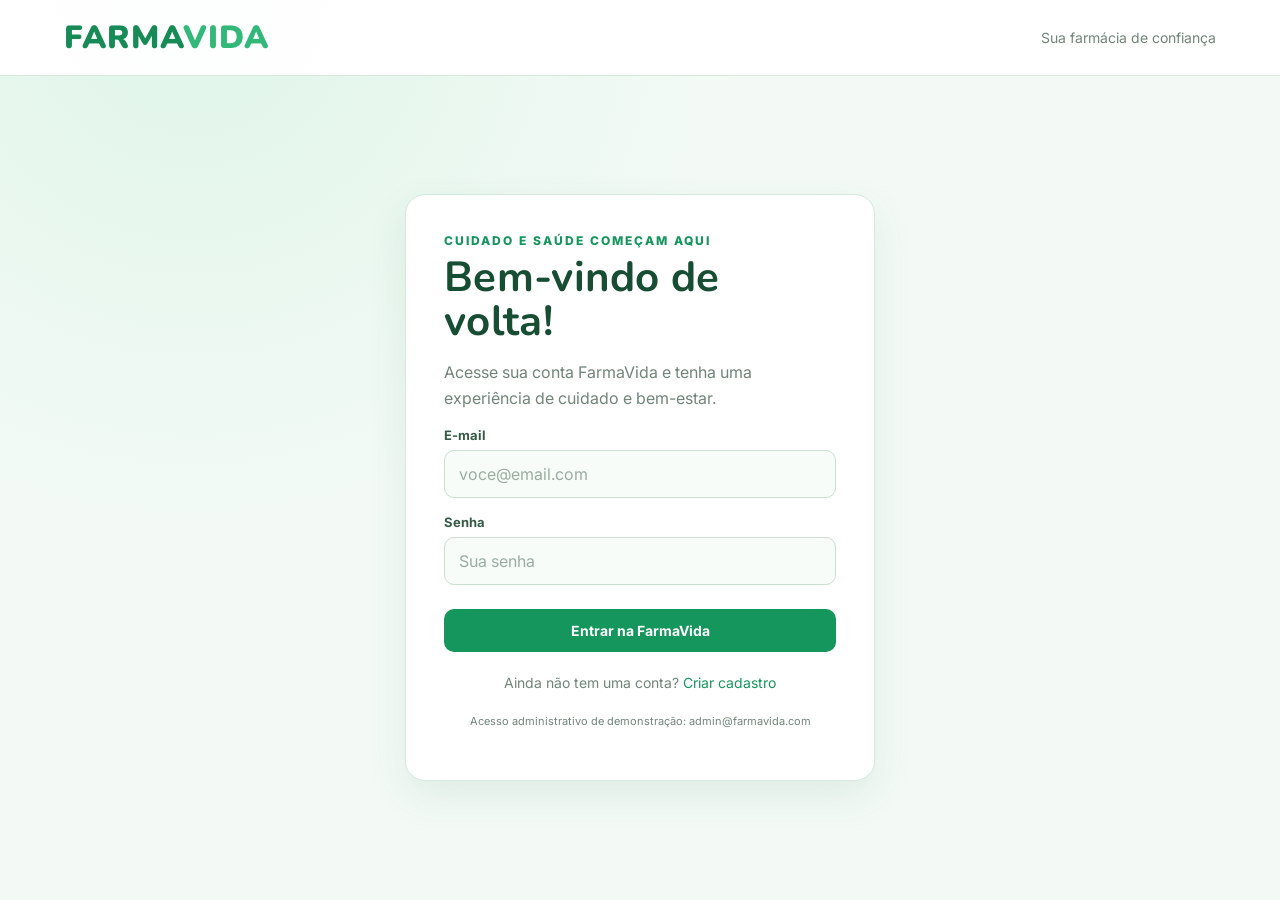
<file: index.html>
<!DOCTYPE html>
<html lang="pt-BR">
<head>
  <meta charset="UTF-8">
  <meta name="viewport" content="width=device-width, initial-scale=1.0">
  <title>Entrar | FarmaVida</title>
  <link rel="stylesheet" href="styles.css">
</head>
<body>
  <header class="topbar">
    <a class="brand" href="index.html">FARMA<span>VIDA</span></a>
    <nav class="topnav">Sua farmácia de confiança</nav>
  </header>

  <main class="auth-wrap">
    <section class="auth-card">
      <div class="eyebrow">Cuidado e saúde começam aqui</div>
      <h1>Bem-vindo de volta!</h1>
      <p class="subtitle">Acesse sua conta FarmaVida e tenha uma experiência de cuidado e bem-estar.</p>

      <div id="mensagem" class="notice"></div>

      <form id="formLogin">
        <div class="field">
          <label for="email">E-mail</label>
          <input id="email" type="email" placeholder="voce@email.com" required>
        </div>

        <div class="field">
          <label for="senha">Senha</label>
          <input id="senha" type="password" placeholder="Sua senha" required>
        </div>

        <button class="btn block" type="submit">Entrar na FarmaVida</button>
      </form>

      <div class="form-footer">
        Ainda não tem uma conta? <a href="cadastro.html">Criar cadastro</a>
      </div>

      <p class="muted" style="font-size:11px;text-align:center;margin-top:22px">
        Acesso administrativo de demonstração: admin@farmavida.com
      </p>
    </section>
  </main>

  <script src="login.js"></script>
</body>
</html>
</file>
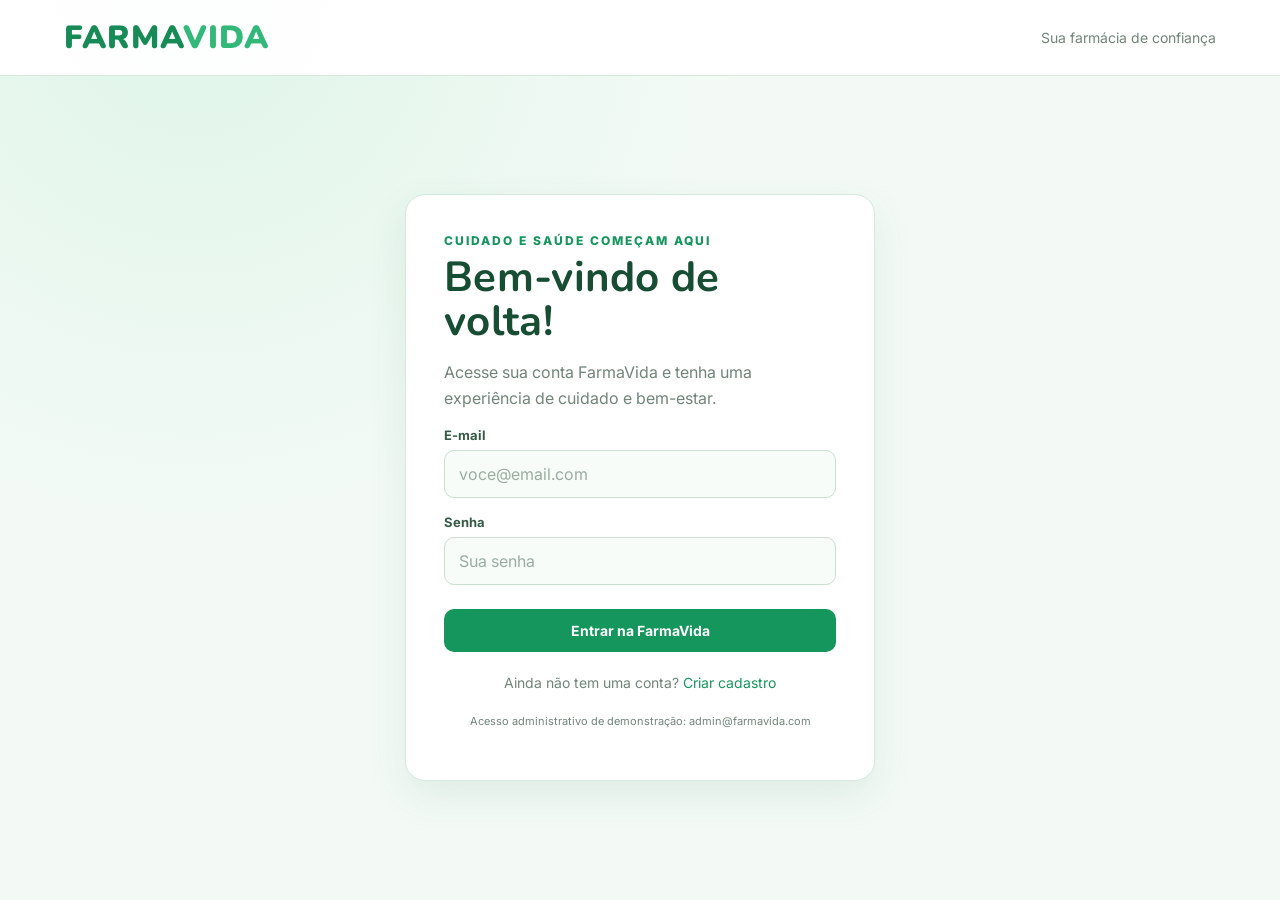
<file: admin.html>
<!DOCTYPE html>
<html lang="pt-BR">
<head>
  <meta charset="UTF-8">
  <meta name="viewport" content="width=device-width, initial-scale=1.0">
  <title>Administração | FarmaVida</title>
  <link rel="stylesheet" href="styles.css">
</head>
<body>
  <header class="topbar">
    <a class="brand" href="admin.html">FARMA<span>VIDA</span></a>
    <nav class="topnav">
      <span class="badge">ADMINISTRADOR</span>
      <button class="btn secondary small" id="btnSair">Sair</button>
    </nav>
  </header>

  <main class="container">
    <div class="section-title">
      <div class="eyebrow">Painel restrito</div>
      <h1>Administração de usuários</h1>
      <p class="subtitle">Consulte, edite e remova os cadastros dos clientes da FarmaVida.</p>
    </div>

    <section class="panel">
      <div class="panel-head">
        <div>
          <h2>Usuários cadastrados</h2>
          <p class="muted" id="contador">Carregando usuários...</p>
        </div>
        <div class="searchbar">
          <input id="buscaCpf" placeholder="Buscar pelo CPF">
          <button class="btn" id="btnBuscar">Buscar</button>
          <button class="btn secondary" id="btnLimpar">Limpar</button>
        </div>
      </div>

      <div id="mensagem" class="notice"></div>

      <div class="table-wrap">
        <table>
          <thead>
            <tr>
              <th>Nome</th>
              <th>CPF</th>
              <th>E-mail</th>
              <th>Telefone</th>
              <th>Tipo</th>
              <th>Ações</th>
            </tr>
          </thead>
          <tbody id="listaUsuarios"></tbody>
        </table>
      </div>
    </section>

    <section class="panel hidden" id="painelEdicao">
      <div class="eyebrow">Gerenciar cadastro</div>
      <h2>Editar usuário</h2>
      <form id="formEdicao">
        <input type="hidden" id="editId">
        <div class="form-grid">
          <div class="field">
            <label for="editNome">Nome</label>
            <input id="editNome" required>
          </div>
          <div class="field">
            <label for="editSobrenome">Sobrenome</label>
            <input id="editSobrenome" required>
          </div>
          <div class="field">
            <label for="editCpf">CPF</label>
            <input id="editCpf" required>
          </div>
          <div class="field">
            <label for="editEmail">E-mail</label>
            <input id="editEmail" type="email" required>
          </div>
          <div class="field">
            <label for="editSenha">Senha</label>
            <input id="editSenha" type="text" required minlength="6">
          </div>
          <div class="field">
            <label for="editTelefone">Telefone</label>
            <input id="editTelefone" required>
          </div>
          <div class="field full">
            <label for="editRua">Rua</label>
            <input id="editRua" required>
          </div>
          <div class="field">
            <label for="editCep">CEP</label>
            <input id="editCep" required>
          </div>
          <div class="field">
            <label for="editCidade">Cidade</label>
            <input id="editCidade" required>
          </div>
          <div class="field">
            <label for="editEstado">Estado</label>
            <input id="editEstado" required maxlength="2">
          </div>
        </div>
        <div class="inline-actions">
          <button class="btn" type="submit">Salvar alterações</button>
          <button class="btn secondary" type="button" id="btnCancelar">Cancelar</button>
        </div>
      </form>
    </section>
  </main>

  <script src="admin.js"></script>
</body> 
</html>
</file>
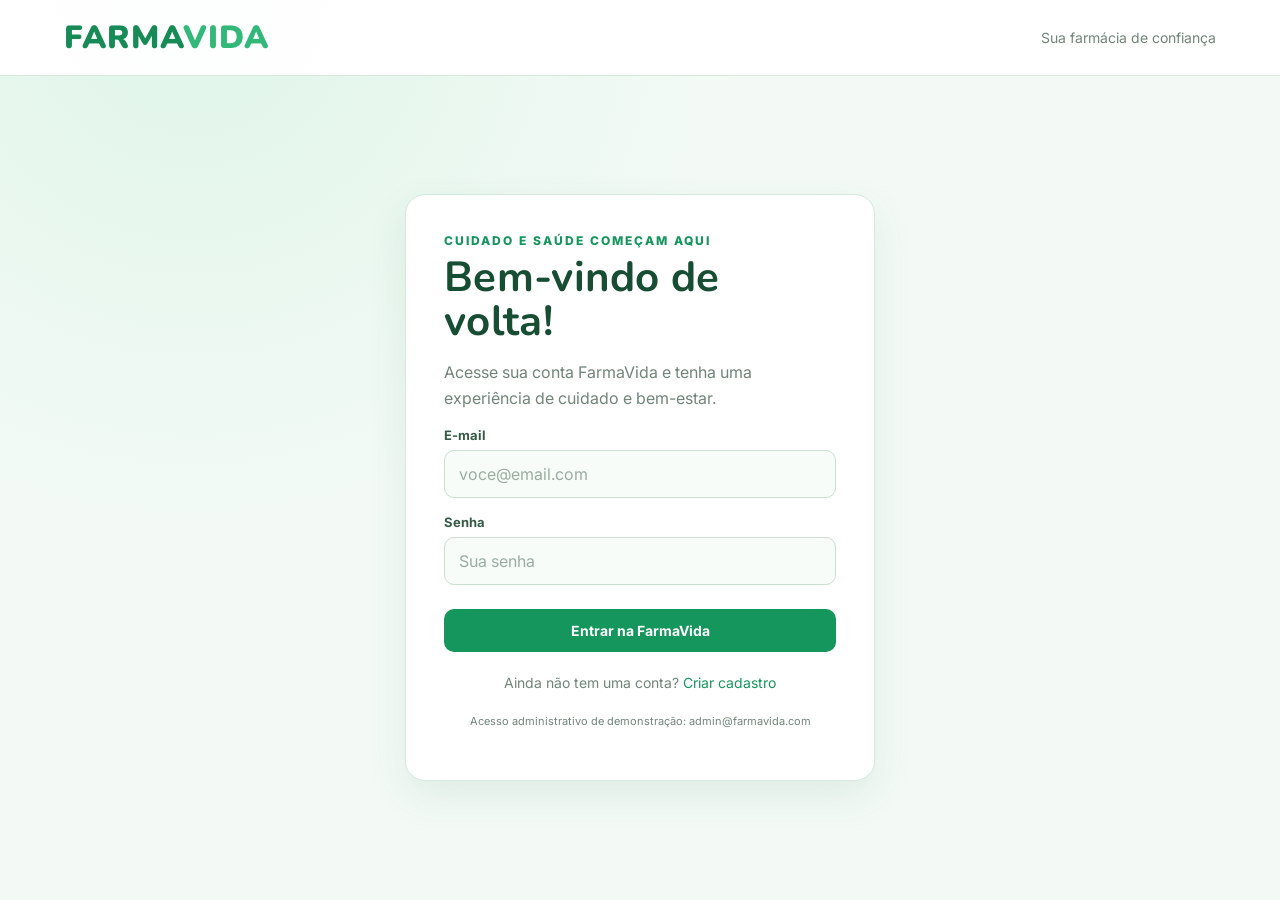
<file: boas-vindas.html>
<!DOCTYPE html>
<html lang="pt-BR">
<head>
  <meta charset="UTF-8">
  <meta name="viewport" content="width=device-width, initial-scale=1.0">
  <title>Bem-vindo | FarmaVida</title>
  <link rel="stylesheet" href="styles.css">
</head>
<body>
  <header class="topbar">
    <a class="brand" href="boas-vindas.html">FARMA<span>VIDA</span></a>
    <nav class="topnav">
      <span id="nomeNav"></span>
      <button class="btn secondary small" onclick="sair()">Sair</button>
    </nav>
  </header>

  <main class="container">
    <section class="hero">
      <div>
        <div class="eyebrow">Cuidar de você é a nossa prioridade</div>
        <h1>Bem-vindo à <span style="color:var(--orange)">FarmaVida</span>!</h1>
        <p id="mensagemBoasVindas">Aqui você encontra cuidado, informação e produtos para sua saúde e bem-estar.</p>
        <div class="inline-actions">
          <a class="btn" href="index.html" onclick="sair()">Voltar ao início</a>
        </div>
      </div>
      <div class="hero-art">
        <div class="sport-icon">💊</div>
      </div>
    </section>

    <div class="stats">
      <div class="stat">
        <strong>SAÚDE</strong>
        <span>Seu bem-estar em primeiro lugar</span>
      </div>
      <div class="stat">
        <strong>CUIDADO</strong>
        <span>Atenção especial com você</span>
      </div>
      <div class="stat">
        <strong>BEM-ESTAR</strong>
        <span>Mais qualidade de vida todos os dias</span>
      </div>
    </div>
  </main>

  <script src="boas-vindas.js"></script>
</body>
</html>
</file>
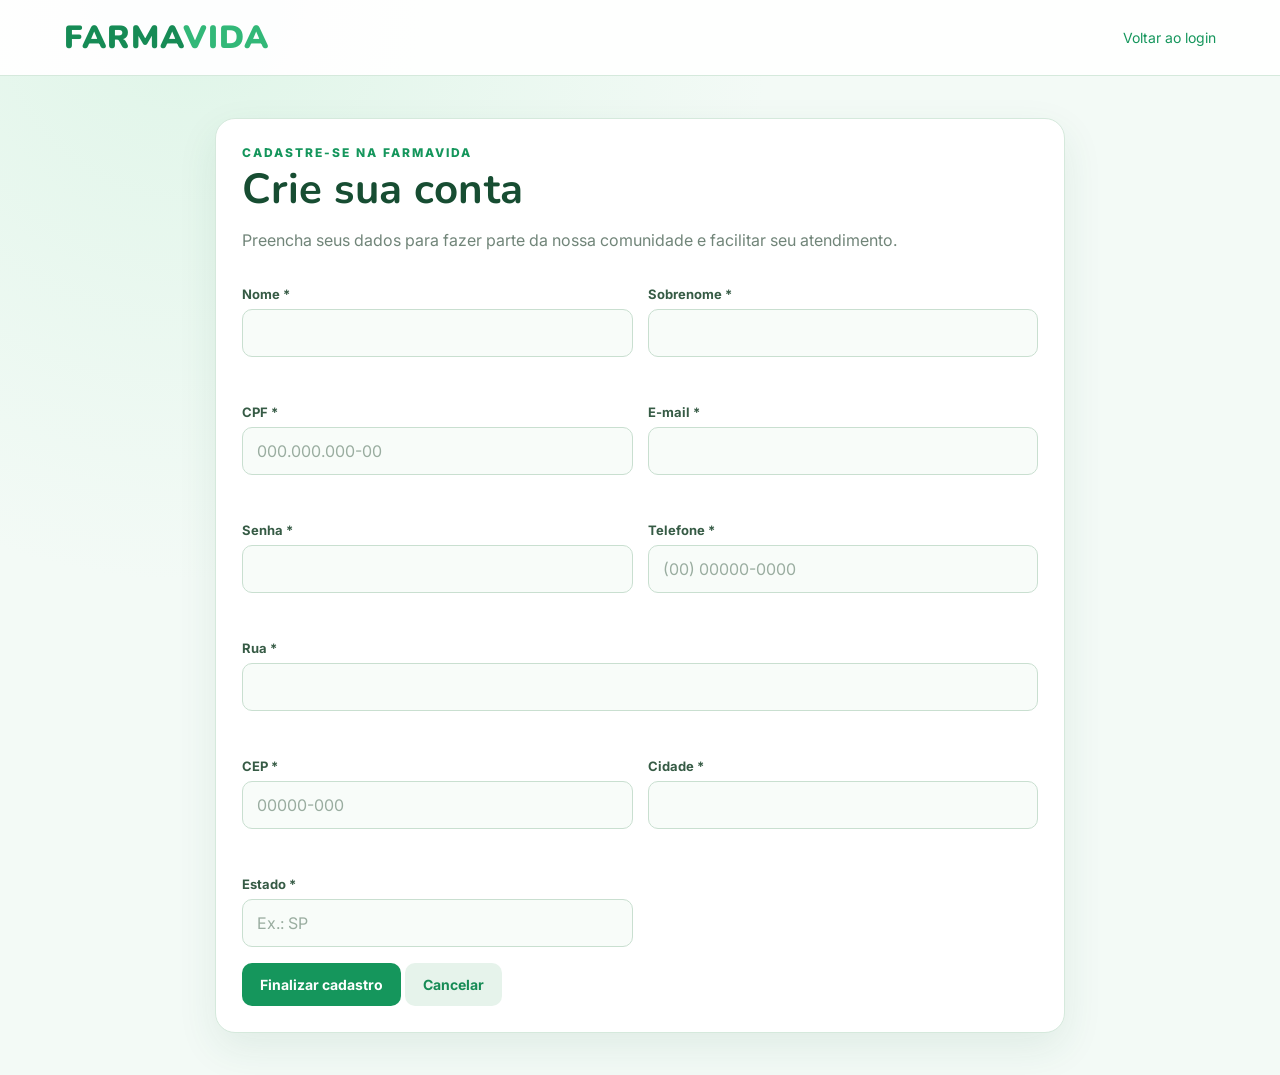
<file: cadastro.html>
<!DOCTYPE html>
<html lang="pt-BR">
<head>
  <meta charset="UTF-8">
  <meta name="viewport" content="width=device-width, initial-scale=1.0">
  <title>Cadastro | FarmaVida</title>
  <link rel="stylesheet" href="styles.css">
</head>
<body>
  <header class="topbar">
    <a class="brand" href="index.html">FARMA<span>VIDA</span></a>
    <nav class="topnav">
      <a href="index.html">Voltar ao login</a>
    </nav>
  </header>

  <main class="container" style="max-width:850px">
    <section class="panel">
      <div class="eyebrow">Cadastre-se na FarmaVida</div>
      <h1>Crie sua conta</h1>
      <p class="subtitle">Preencha seus dados para fazer parte da nossa comunidade e facilitar seu atendimento.</p>

      <div id="mensagem" class="notice"></div>

      <form id="formCadastro">
        <div class="form-grid">
          <div class="field">
            <label for="nome">Nome *</label>
            <input id="nome" required>
          </div>

          <div class="field">
            <label for="sobrenome">Sobrenome *</label>
            <input id="sobrenome" required>
          </div>

          <div class="field">
            <label for="cpf">CPF *</label>
            <input id="cpf" placeholder="000.000.000-00" required maxlength="14">
          </div>

          <div class="field">
            <label for="email">E-mail *</label>
            <input id="email" type="email" required>
          </div>

          <div class="field">
            <label for="senha">Senha *</label>
            <input id="senha" type="password" minlength="6" required>
          </div>

          <div class="field">
            <label for="telefone">Telefone *</label>
            <input id="telefone" type="tel" placeholder="(00) 00000-0000" required>
          </div>

          <div class="field full">
            <label for="rua">Rua *</label>
            <input id="rua" required>
          </div>

          <div class="field">
            <label for="cep">CEP *</label>
            <input id="cep" placeholder="00000-000" required maxlength="9">
          </div>

          <div class="field">
            <label for="cidade">Cidade *</label>
            <input id="cidade" required>
          </div>

          <div class="field">
            <label for="estado">Estado *</label>
            <input id="estado" placeholder="Ex.: SP" maxlength="2" required>
          </div>
        </div>

        <button class="btn" type="submit">Finalizar cadastro</button>
        <a class="btn secondary" href="index.html">Cancelar</a>
      </form>
    </section>
  </main>

  <script src="cadastro.js"></script>
</body>
</html>
</file>
<file: styles.css>
@import url('https://fonts.googleapis.com/css2?family=Nunito:wght@400;500;600;700;800;900&family=Inter:wght@400;500;600;700&display=swap');

:root {
    --bg: #f3faf6;
    --panel: #ffffff;
    --panel2: #e8f5ed;
    --line: #d5e9dc;
    --text: #183c2c;
    --muted: #718579;
    --orange: #15965c;
    --orange2: #32b878;
    --green: #168b55;
    --red: #e34d5b;
}

* {
    box-sizing: border-box;
}

body {
    margin: 0;
    min-height: 100vh;
    background: radial-gradient(circle at 15% 0%, #dff5e8 0, transparent 38%), var(--bg);
    color: var(--text);
    font-family: Inter, Arial, sans-serif;
}

a {
    color: var(--orange);
    text-decoration: none;
}

a:hover {
    text-decoration: underline;
}

.topbar {
    height: 76px;
    display: flex;
    align-items: center;
    justify-content: space-between;
    padding: 0 clamp(18px, 5vw, 72px);
    border-bottom: 1px solid var(--line);
    background: rgba(255,255,255,.95);
}

.brand {
    font-family: Nunito, sans-serif;
    font-size: 32px;
    font-weight: 900;
    letter-spacing: 1px;
    color: #168b55;
}

.brand span {
    color: #32b878;
}

.topnav {
    display: flex;
    gap: 20px;
    align-items: center;
    color: var(--muted);
    font-size: 14px;
}

.container {
    width: min(1120px, calc(100% - 36px));
    margin: 42px auto;
}

.auth-wrap {
    min-height: calc(100vh - 77px);
    display: grid;
    place-items: center;
    padding: 34px 18px;
}

.auth-card,
.panel {
    background: #ffffff;
    border: 1px solid var(--line);
    border-radius: 20px;
    box-shadow: 0 15px 40px rgba(28, 104, 64, .09);
}

.auth-card {
    width: min(470px, 100%);
    padding: 38px;
}

.eyebrow {
    color: var(--orange);
    font-size: 12px;
    font-weight: 800;
    letter-spacing: 2px;
    text-transform: uppercase;
}

h1, h2, h3 {
    font-family: Nunito, sans-serif;
    letter-spacing: .3px;
    margin: 8px 0 12px;
    color: #174d32;
}

h1 {
    font-size: 42px;
    line-height: 1.05;
}

h2 {
    font-size: 32px;
}

h3 {
    font-size: 23px;
}

.subtitle,
.muted {
    color: var(--muted);
    line-height: 1.6;
}

.form-grid {
    display: grid;
    grid-template-columns: repeat(2, minmax(0, 1fr));
    gap: 15px;
}

.field {
    display: flex;
    flex-direction: column;
    gap: 7px;
    margin: 16px 0;
}

.field.full {
    grid-column: 1 / -1;
}

label {
    font-size: 13px;
    color: #365b45;
    font-weight: 700;
}

input, select {
    width: 100%;
    border: 1px solid #c9dfd0;
    background: #f8fcf9;
    color: #183c2c;
    border-radius: 10px;
    padding: 13px 14px;
    font: inherit;
    outline: none;
    transition: .2s;
}

input:focus,
select:focus {
    border-color: var(--orange);
    box-shadow: 0 0 0 3px rgba(21, 150, 92, .12);
    background: #ffffff;
}

input::placeholder {
    color: #9aada0;
}

.btn {
    display: inline-flex;
    justify-content: center;
    align-items: center;
    gap: 8px;
    border: 0;
    border-radius: 10px;
    background: var(--orange);
    color: white;
    font-weight: 800;
    padding: 13px 18px;
    cursor: pointer;
    font: 700 14px Inter, sans-serif;
    transition: .2s;
}

.btn:hover {
    background: #087b48;
    transform: translateY(-1px);
}

.btn.secondary {
    background: #e6f3eb;
    color: #168b55;
}

.btn.danger {
    background: #fde8e9;
    color: #c5303e;
}

.btn.small {
    padding: 9px 12px;
    font-size: 12px;
}

.btn.block {
    width: 100%;
    margin-top: 8px;
}

.form-footer {
    text-align: center;
    margin-top: 22px;
    color: var(--muted);
    font-size: 14px;
}

.notice {
    padding: 12px 14px;
    border-radius: 10px;
    margin: 14px 0;
    font-size: 13px;
    display: none;
}

.notice.error {
    display: block;
    background: #fff0f0;
    color: #b52e3b;
    border: 1px solid #f3c5c8;
}

.notice.success {
    display: block;
    background: #e6f8ee;
    color: #167746;
    border: 1px solid #bce6cc;
}

.hero {
    padding: 54px 0 34px;
    display: grid;
    grid-template-columns: 1.15fr .85fr;
    gap: 34px;
    align-items: center;
}

.hero h1 {
    font-size: clamp(44px, 7vw, 76px);
    max-width: 650px;
}

.hero p {
    max-width: 590px;
    color: var(--muted);
    line-height: 1.8;
}

.hero-art {
    min-height: 270px;
    border-radius: 22px;
    background: linear-gradient(135deg, #15965c, #55c98b);
    display: grid;
    place-items: center;
    position: relative;
    overflow: hidden;
}

.hero-art:before,
.hero-art:after {
    content: "";
    position: absolute;
    border: 2px solid rgba(255,255,255,.3);
    border-radius: 50%;
    width: 280px;
    height: 280px;
}

.hero-art:after {
    width: 390px;
    height: 390px;
}

.sport-icon {
    font-size: 110px;
    z-index: 1;
    filter: drop-shadow(0 12px 12px rgba(0,0,0,.15));
}

.stats {
    display: grid;
    grid-template-columns: repeat(3, 1fr);
    gap: 15px;
    margin-top: 25px;
}

.stat {
    padding: 20px;
    background: #ffffff;
    border: 1px solid var(--line);
    border-radius: 14px;
}

.stat strong {
    display: block;
    font: 800 27px Nunito, sans-serif;
    color: var(--orange);
}

.stat span {
    font-size: 12px;
    color: var(--muted);
}

.panel {
    padding: 26px;
    margin: 20px 0;
}

.panel-head {
    display: flex;
    justify-content: space-between;
    gap: 18px;
    align-items: center;
    flex-wrap: wrap;
    margin-bottom: 18px;
}

.searchbar {
    display: flex;
    gap: 10px;
    min-width: min(440px, 100%);
}

.searchbar input {
    flex: 1;
}

.table-wrap {
    overflow-x: auto;
    border: 1px solid var(--line);
    border-radius: 12px;
}

table {
    border-collapse: collapse;
    width: 100%;
    min-width: 850px;
    background: #ffffff;
}

th, td {
    text-align: left;
    padding: 14px 13px;
    border-bottom: 1px solid var(--line);
    font-size: 13px;
}

th {
    color: #167746;
    background: #e8f5ed;
    text-transform: uppercase;
    letter-spacing: .7px;
    font-size: 11px;
}

td {
    color: #365b45;
}

tr:last-child td {
    border-bottom: 0;
}

.actions {
    display: flex;
    gap: 7px;
    white-space: nowrap;
}

.badge {
    display: inline-block;
    background: #e0f5e8;
    color: #168b55;
    border-radius: 30px;
    padding: 5px 9px;
    font-size: 11px;
    font-weight: 700;
}

.hidden {
    display: none !important;
}

.section-title {
    margin-bottom: 20px;
}

.inline-actions {
    display: flex;
    gap: 10px;
    flex-wrap: wrap;
}

@media(max-width:760px) {
    .hero {
        grid-template-columns: 1fr;
    }

    .hero-art {
        min-height: 190px;
    }

    .stats {
        grid-template-columns: 1fr;
    }

    .auth-card {
        padding: 26px 20px;
    }

    .form-grid {
        grid-template-columns: 1fr;
    }

    .field.full {
        grid-column: auto;
    }

    .topnav {
        gap: 10px;
    }

    .container {
        margin: 25px auto;
    }
}
</file>
